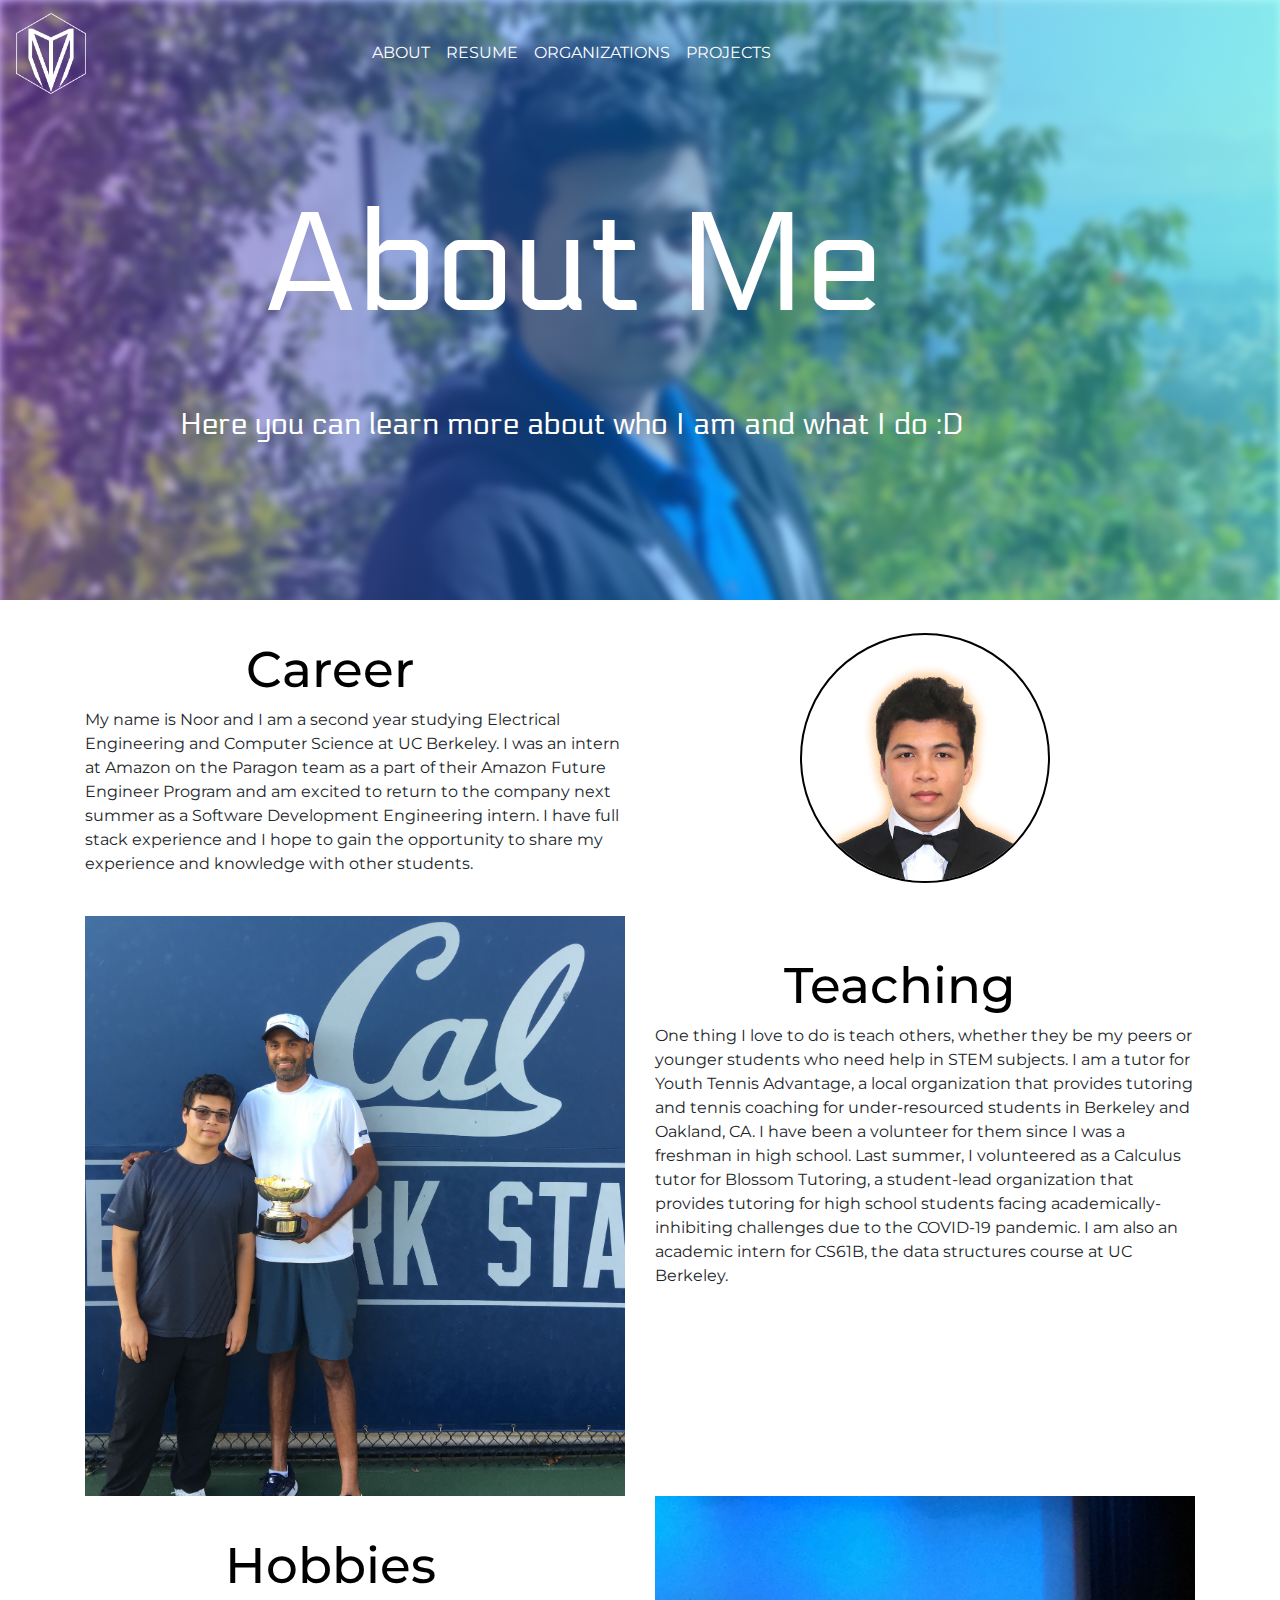
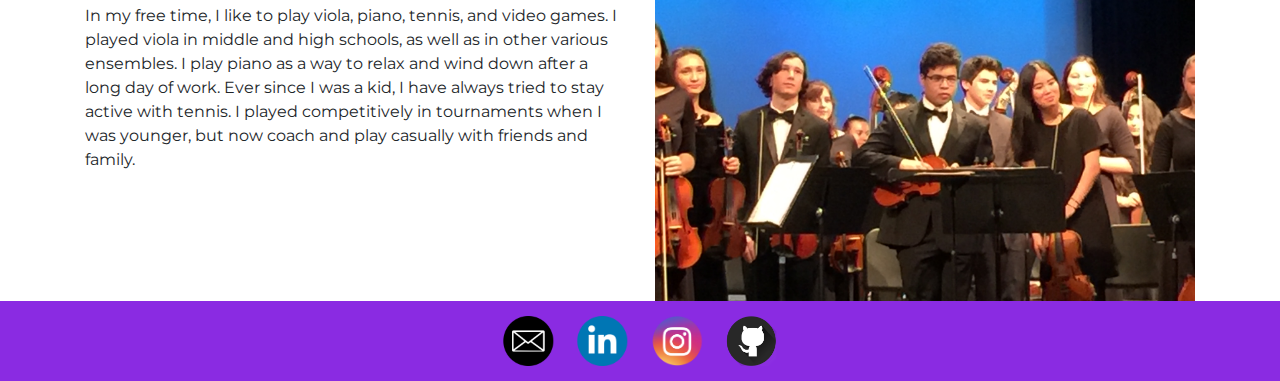
<file: about.html>
<!DOCTYPE html>
<html>
  <head>
    <title>Home</title>
    <meta charset="utf-8" />
    <meta
      name="viewport"
      content="width=device-width, initial-scale=1, shrink-to-fit=no"
    />

    <link
      href="https://fonts.googleapis.com/css2?family=Montserrat:wght@100;400&family=Source+Sans+Pro:ital@1&display=swap"
      rel="stylesheet"
    />

    <link
      href="https://fonts.googleapis.com/css2?family=Electrolize&family=Italianno&family=Lancelot&family=Playball&display=swap"
      rel="stylesheet"
    />

    <link
      rel="stylesheet"
      href="bootstrap-4.0.0-dist/css/bootstrap-grid.min.css"
    />
    <link rel="stylesheet" href="bootstrap-4.0.0-dist/css/bootstrap.min.css" />
    <link rel="stylesheet" href="style.css" />
    <link rel="stylesheet" href="bootstrap-4.0.0-dist/css/bootstrap.min.css" />
    <link rel="stylesheet" href="style.css" />
  </head>

  <body>
    <header>
      <section class="header-container header-container-about">
        <div class="header-content">
          <nav class="navbar navbar-expand-sm navbar-dark">
            <a class="navbar-brand" href="index.html">
              <img
                class="nav-home-img"
                src="assets/Personal-logo-complete-white.png"
              />
            </a>
            <button
              class="navbar-toggler"
              type="button"
              data-toggle="collapse"
              data-target="#navbarNavDropdown"
              aria-controls="navbarNavDropdown"
              aria-expanded="false"
              aria-label="Toggle navigation"
            >
              <span class="navbar-toggler-icon"></span>
            </button>
            <div class="collapse navbar-collapse" id="navbarNavDropdown">
              <ul class="nav navbar-nav navbar-center">
                <li class="nav-item active">
                  <a class="nav-link" href="about.html"
                    >ABOUT<span class="sr-only">(current)</span></a
                  >
                </li>
                <li class="nav-item active">
                  <a
                    class="nav-link"
                    href="https://docs.google.com/document/d/16D5B3NkXzpShAzC58LrfNm9jR-LDr6lsgTQreLUNugQ/edit?usp=sharing"
                    >RESUME</a
                  >
                </li>
                <li class="nav-item active">
                  <a class="nav-link" href="organizations.html"
                    >ORGANIZATIONS</a
                  >
                </li>
                <li class="nav-item active">
                  <a class="nav-link" href="projects.html">PROJECTS</a>
                </li>
              </ul>
            </div>
          </nav>
          <div class="header">
            <h1>About Me</h1>
            <p class="lead">
              Here you can learn more about who I am and what I do :D
            </p>
          </div>
        </div>
        <div class="header-img header-img-about"></div>
        <div class="header-overlay"></div>
      </section>
    </header>
    <div class="container">
      <div class="row">
        <div class="col-md-6">
          <div class="text-box-about">
            <h4 class="title-about">Career</h4>
            <p class="p-about">
              My name is Noor and I am a second year studying Electrical
              Engineering and Computer Science at UC Berkeley. I was an intern
              at Amazon on the Paragon team as a part of their Amazon Future
              Engineer Program and am excited to return to the company next
              summer as a Software Development Engineering intern. I have full
              stack experience and I hope to gain the opportunity to share my
              experience and knowledge with other students.
            </p>
          </div>
        </div>
        <div class="col-md-6">
          <div class="wrapper">
            <img
              src="assets/Formal-Photo-Glow.png"
              alt="Profile Picture"
              class="image-cover"
            />
          </div>
        </div>
      </div>
      <div class="row">
        <div class="col-md-6">
          <img src="assets/yta-tennis.JPG"" alt="YTA Picture" />
        </div>
        <div class="col-md-6">
          <div class="text-box-about">
            <h4 class="title-about">Teaching</h4>
            <p class="p-about">
              One thing I love to do is teach others, whether they be my peers
              or younger students who need help in STEM subjects. I am a tutor
              for Youth Tennis Advantage, a local organization that provides
              tutoring and tennis coaching for under-resourced students in
              Berkeley and Oakland, CA. I have been a volunteer for them since I
              was a freshman in high school. Last summer, I volunteered as a
              Calculus tutor for Blossom Tutoring, a student-lead organization
              that provides tutoring for high school students facing
              academically-inhibiting challenges due to the COVID-19 pandemic. I
              am also an academic intern for CS61B, the data structures course
              at UC Berkeley.
            </p>
          </div>
        </div>
      </div>
      <div class="row">
        <div class="col-md-6">
          <div class="text-box-about">
            <h4 class="title-about">Hobbies</h4>
            <p class="p-about">
              In my free time, I like to play viola, piano, tennis, and video
              games. I played viola in middle and high schools, as well as in
              other various ensembles. I play piano as a way to relax and wind
              down after a long day of work. Ever since I was a kid, I have
              always tried to stay active with tennis. I played competitively in
              tournaments when I was younger, but now coach and play casually
              with friends and family.
            </p>
          </div>
        </div>
        <div class="col-md-6">
          <div class="wrapper">
            <img src="assets/orchestra.JPG" alt="Orchestra Picture" />
          </div>
        </div>
      </div>
    </div>
    <!-- FOOTER -->
    <footer>
      <div class="social-media-logo-container">
        <a href="mailto:nmahini@berkeley.edu">
          <img
            src="assets/social-media-logos/email-logo.png"
            class="social-media-logo"
          />
        </a>
        <a href="https://www.linkedin.com/in/noor-mahini/">
          <img
            src="assets/social-media-logos/linkedIn-logo.png"
            class="social-media-logo"
          />
        </a>
        <a href="https://www.instagram.com/noor.mahini/?hl=en">
          <img
            src="assets/social-media-logos/instagram-logo.png"
            class="social-media-logo"
          />
        </a>
        <a href="https://github.com/noortor">
          <img
            src="assets/social-media-logos/github-logo.png"
            class="social-media-logo"
          />
        </a>
      </div>
    </footer>
    <script
      src="https://code.jquery.com/jquery-3.2.1.slim.min.js"
      integrity="sha384-KJ3o2DKtIkvYIK3UENzmM7KCkRr/rE9/Qpg6aAZGJwFDMVNA/GpGFF93hXpG5KkN"
      crossorigin="anonymous"
    ></script>
    <script
      src="https://cdnjs.cloudflare.com/ajax/libs/popper.js/1.12.9/umd/popper.min.js"
      integrity="sha384-ApNbgh9B+Y1QKtv3Rn7W3mgPxhU9K/ScQsAP7hUibX39j7fakFPskvXusvfa0b4Q"
      crossorigin="anonymous"
    ></script>
    <script src="bootstrap-4.0.0-dist/js/bootstrap.min.js"></script>
    <script src="./motion.js"></script>
  </body>
</html>
</file>
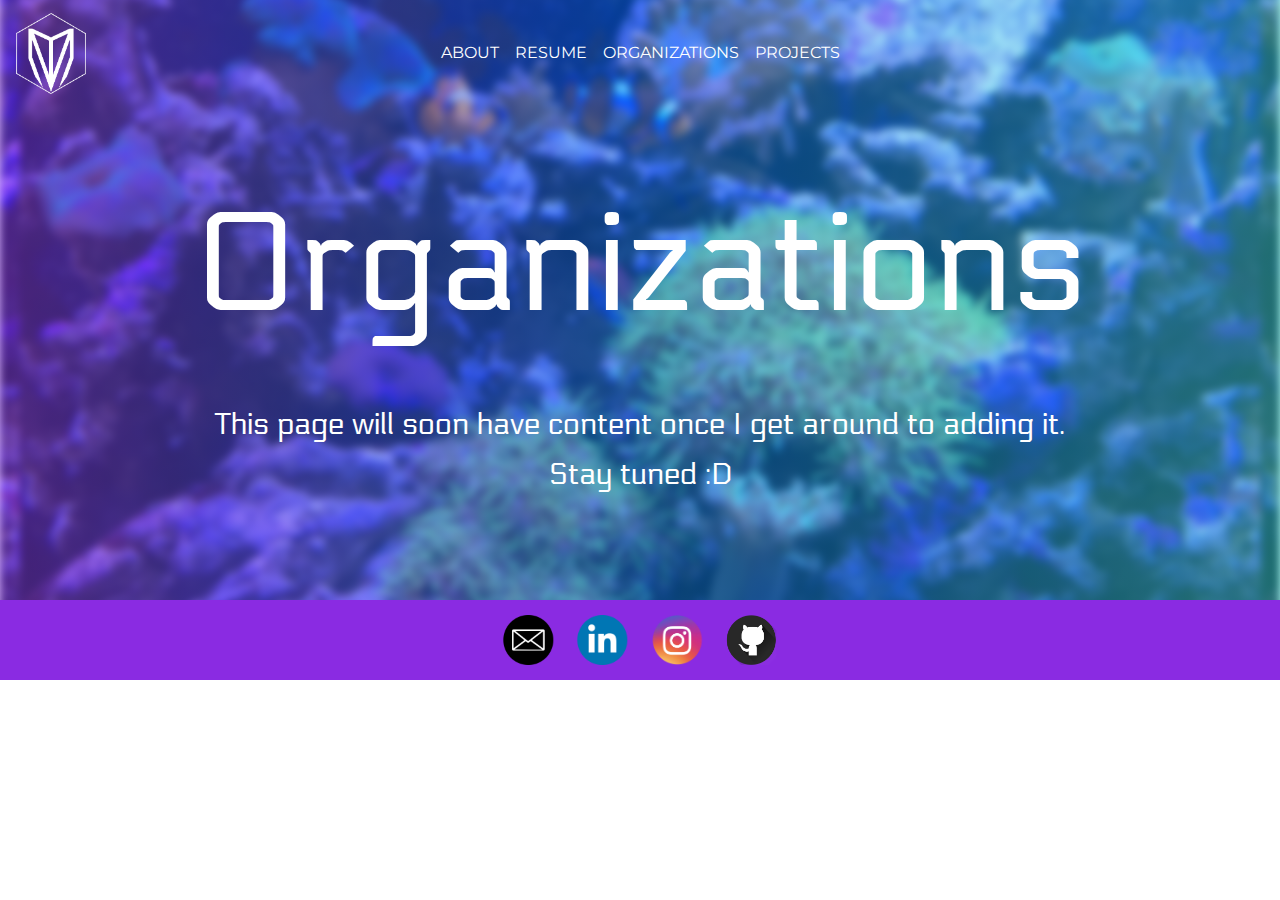
<file: organizations.html>
<!DOCTYPE html>
<html>
  <head>
    <title>Home</title>
    <meta charset="utf-8" />
    <meta
      name="viewport"
      content="width=device-width, initial-scale=1, shrink-to-fit=no"
    />

    <link
      href="https://fonts.googleapis.com/css2?family=Montserrat:wght@100;400&family=Source+Sans+Pro:ital@1&display=swap"
      rel="stylesheet"
    />

    <link
      href="https://fonts.googleapis.com/css2?family=Electrolize&family=Italianno&family=Lancelot&family=Playball&display=swap"
      rel="stylesheet"
    />

    <link
      rel="stylesheet"
      href="bootstrap-4.0.0-dist/css/bootstrap-grid.min.css"
    />
    <link rel="stylesheet" href="bootstrap-4.0.0-dist/css/bootstrap.min.css" />
    <link rel="stylesheet" href="style.css" />
  </head>

  <body>
    <!-- HEADER     -->
    <header>
      <section class="header-container header-container-projects">
        <div class="header-content">
          <nav class="navbar navbar-expand-sm navbar-dark">
            <a class="navbar-brand" href="index.html">
              <img
                class="nav-home-img"
                src="assets/Personal-logo-complete-white.png"
              />
            </a>
            <button
              class="navbar-toggler"
              type="button"
              data-toggle="collapse"
              data-target="#navbarNavDropdown"
              aria-controls="navbarNavDropdown"
              aria-expanded="false"
              aria-label="Toggle navigation"
            >
              <span class="navbar-toggler-icon"></span>
            </button>
            <div class="collapse navbar-collapse" id="navbarNavDropdown">
              <ul class="nav navbar-nav navbar-center">
                <li class="nav-item active">
                  <a class="nav-link" href="about.html"
                    >ABOUT<span class="sr-only">(current)</span></a
                  >
                </li>
                <li class="nav-item active">
                  <a
                    class="nav-link"
                    href="https://docs.google.com/document/d/16D5B3NkXzpShAzC58LrfNm9jR-LDr6lsgTQreLUNugQ/edit?usp=sharing"
                    >RESUME</a
                  >
                </li>
                <li class="nav-item active">
                  <a class="nav-link" href="organizations.html"
                    >ORGANIZATIONS</a
                  >
                </li>
                <li class="nav-item active">
                  <a class="nav-link" href="projects.html">PROJECTS</a>
                </li>
              </ul>
            </div>
          </nav>
          <div class="header">
            <h1>Organizations</h1>
            <p class="lead">
              This page will soon have content once I get around to adding it.
              Stay tuned :D
            </p>
          </div>
        </div>
        <div class="header-img header-img-organizations"></div>
        <div class="header-overlay"></div>
      </section>
    </header>

    <!-- FOOTER -->
    <footer>
      <div class="social-media-logo-container">
        <a href="mailto:nmahini@berkeley.edu">
          <img
            src="assets/social-media-logos/email-logo.png"
            class="social-media-logo"
          />
        </a>
        <a href="https://www.linkedin.com/in/noor-mahini/">
          <img
            src="assets/social-media-logos/linkedIn-logo.png"
            class="social-media-logo"
          />
        </a>
        <a href="https://www.instagram.com/noor.mahini/?hl=en">
          <img
            src="assets/social-media-logos/instagram-logo.png"
            class="social-media-logo"
          />
        </a>
        <a href="https://github.com/noortor">
          <img
            src="assets/social-media-logos/github-logo.png"
            class="social-media-logo"
          />
        </a>
      </div>
    </footer>
    <script
      src="https://code.jquery.com/jquery-3.2.1.slim.min.js"
      integrity="sha384-KJ3o2DKtIkvYIK3UENzmM7KCkRr/rE9/Qpg6aAZGJwFDMVNA/GpGFF93hXpG5KkN"
      crossorigin="anonymous"
    ></script>
    <script
      src="https://cdnjs.cloudflare.com/ajax/libs/popper.js/1.12.9/umd/popper.min.js"
      integrity="sha384-ApNbgh9B+Y1QKtv3Rn7W3mgPxhU9K/ScQsAP7hUibX39j7fakFPskvXusvfa0b4Q"
      crossorigin="anonymous"
    ></script>
    <script src="bootstrap-4.0.0-dist/js/bootstrap.min.js"></script>
    <script src="./motion.js"></script>
  </body>
</html>
</file>
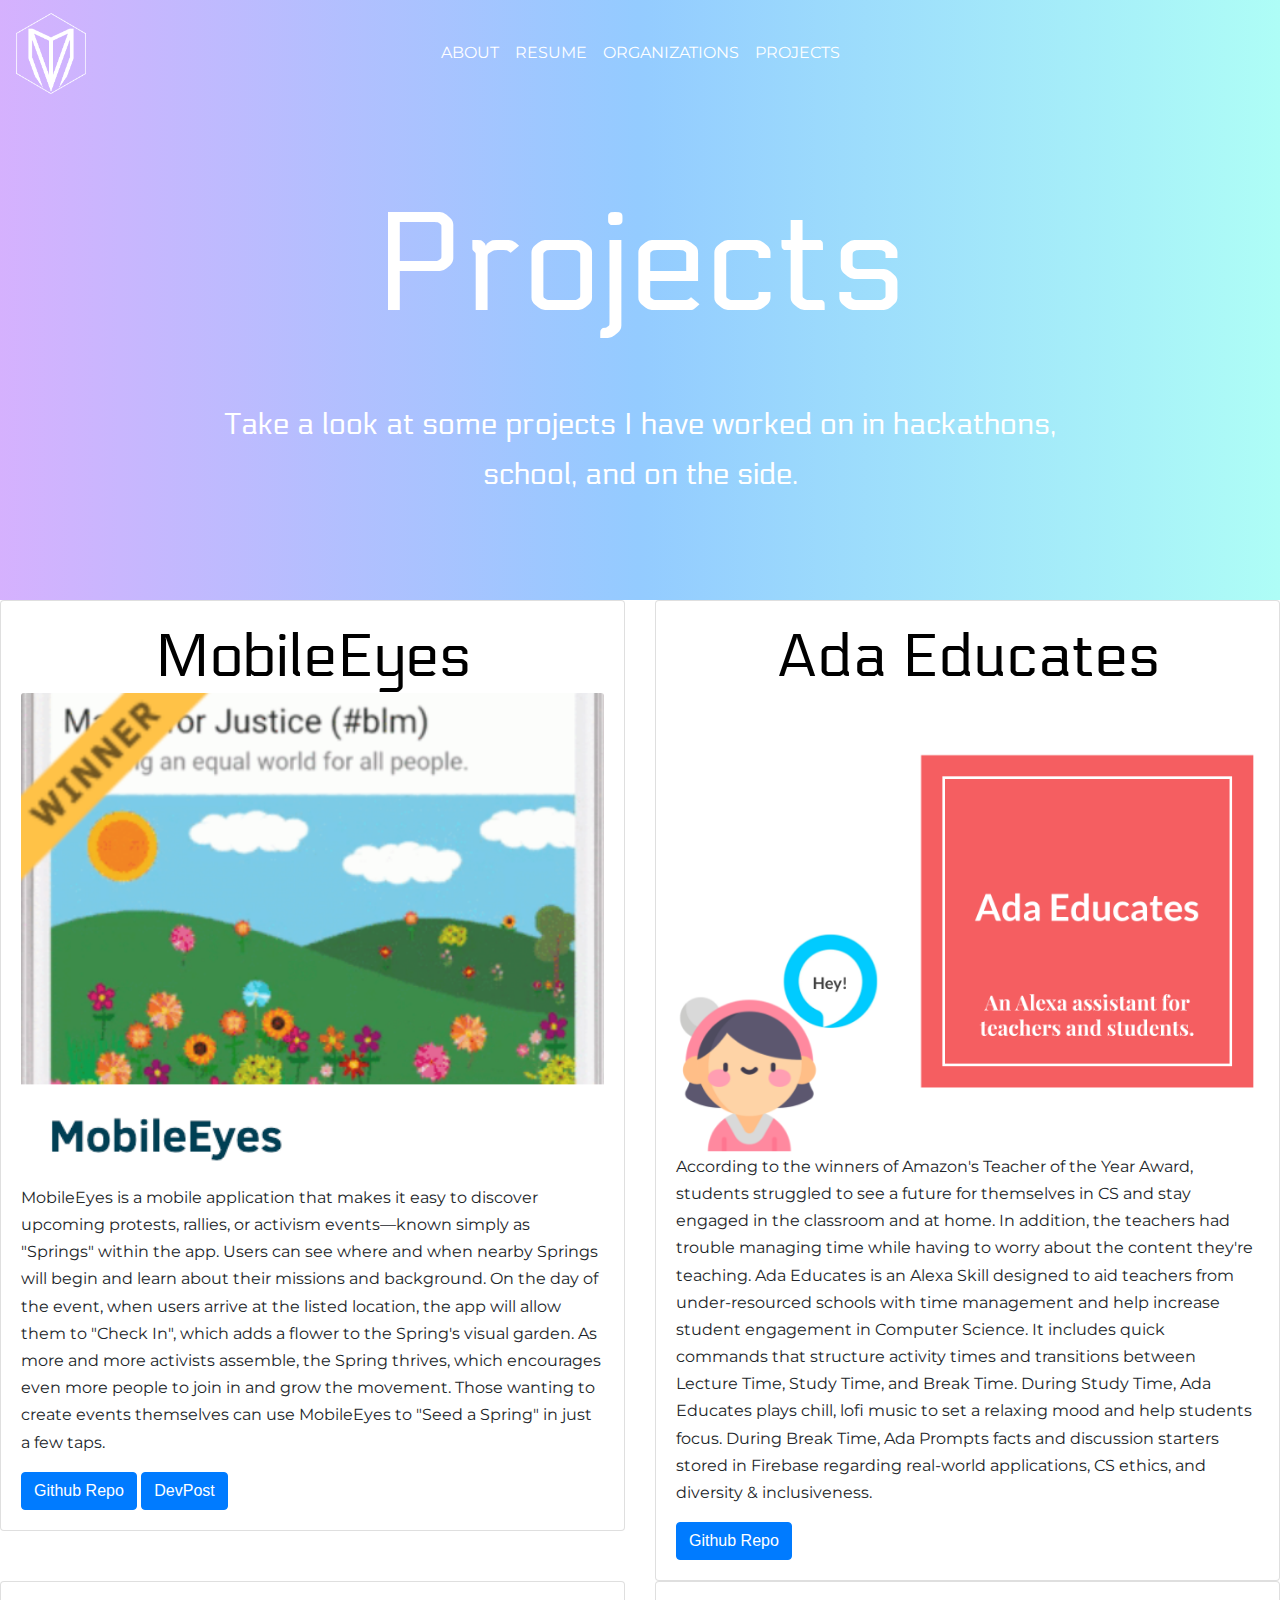
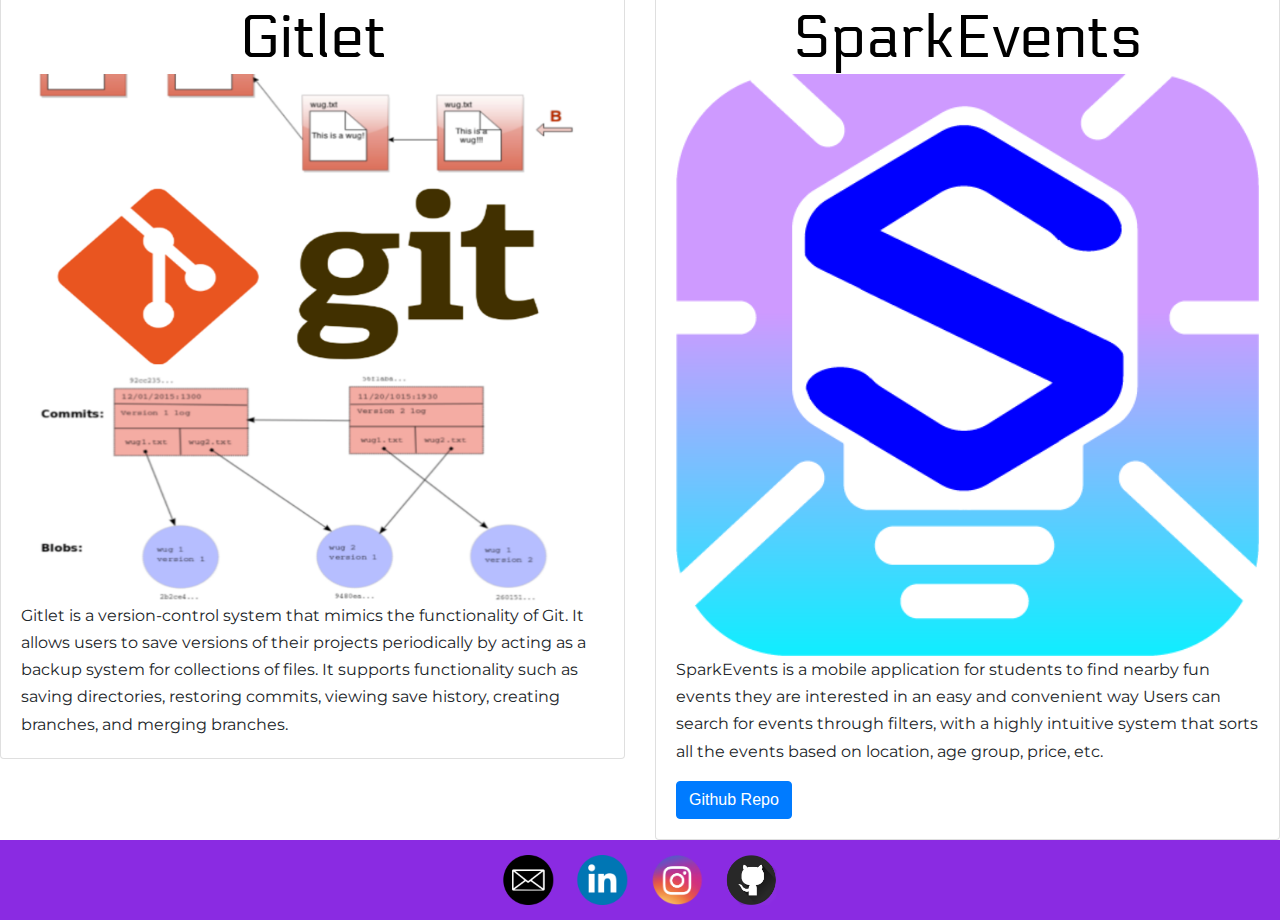
<file: projects.html>
<!DOCTYPE html>
<html>
  <head>
    <title>Home</title>
    <meta charset="utf-8" />
    <meta
      name="viewport"
      content="width=device-width, initial-scale=1, shrink-to-fit=no"
    />

    <link
      href="https://fonts.googleapis.com/css2?family=Montserrat:wght@100;400&family=Source+Sans+Pro:ital@1&display=swap"
      rel="stylesheet"
    />

    <link
      href="https://fonts.googleapis.com/css2?family=Electrolize&family=Italianno&family=Lancelot&family=Playball&display=swap"
      rel="stylesheet"
    />

    <link
      rel="stylesheet"
      href="bootstrap-4.0.0-dist/css/bootstrap-grid.min.css"
    />
    <link rel="stylesheet" href="bootstrap-4.0.0-dist/css/bootstrap.min.css" />
    <link rel="stylesheet" href="style.css" />
  </head>

  <body>
    <!-- HEADER     -->
    <header>
      <section class="header-container header-container-projects">
        <div class="header-content">
          <nav class="navbar navbar-expand-sm navbar-dark">
            <a class="navbar-brand" href="index.html">
              <img
                class="nav-home-img"
                src="assets/Personal-logo-complete-white.png"
              />
            </a>
            <button
              class="navbar-toggler"
              type="button"
              data-toggle="collapse"
              data-target="#navbarNavDropdown"
              aria-controls="navbarNavDropdown"
              aria-expanded="false"
              aria-label="Toggle navigation"
            >
              <span class="navbar-toggler-icon"></span>
            </button>
            <div class="collapse navbar-collapse" id="navbarNavDropdown">
              <ul class="nav navbar-nav navbar-center">
                <li class="nav-item active">
                  <a class="nav-link" href="about.html"
                    >ABOUT<span class="sr-only">(current)</span></a
                  >
                </li>
                <li class="nav-item active">
                  <a
                    class="nav-link"
                    href="https://docs.google.com/document/d/16D5B3NkXzpShAzC58LrfNm9jR-LDr6lsgTQreLUNugQ/edit?usp=sharing"
                    >RESUME</a
                  >
                </li>
                <li class="nav-item active">
                  <a class="nav-link" href="organizations.html"
                    >ORGANIZATIONS</a
                  >
                </li>
                <li class="nav-item active">
                  <a class="nav-link" href="projects.html">PROJECTS</a>
                </li>
              </ul>
            </div>
          </nav>
          <div class="header">
            <h1>Projects</h1>
            <p class="lead">
              Take a look at some projects I have worked on in hackathons,
              school, and on the side.
            </p>
          </div>
        </div>
        <div class="header-img header-img-project"></div>
        <div class="header-overlay"></div>
      </section>
    </header>
    <div class="row">
      <div class="col-sm-6">
        <div class="card">
          <div class="card-body">
            <h1 class="title-projects">MobileEyes</h1>
            <img
              class="card-img-top"
              src="assets/projects/mobile-eyes.png"
              alt="MobileEyes Project Image"
            />
            <p class="card-text p-projects">
              MobileEyes is a mobile application that makes it easy to discover
              upcoming protests, rallies, or activism events—known simply as
              "Springs" within the app. Users can see where and when nearby
              Springs will begin and learn about their missions and background.
              On the day of the event, when users arrive at the listed location,
              the app will allow them to "Check In", which adds a flower to the
              Spring's visual garden. As more and more activists assemble, the
              Spring thrives, which encourages even more people to join in and
              grow the movement. Those wanting to create events themselves can
              use MobileEyes to "Seed a Spring" in just a few taps.
            </p>
            <a
              href="https://github.com/noortor/MobileEyes"
              class="btn btn-primary"
              >Github Repo</a
            >
            <a
              href="https://devpost.com/software/mobileeyes-qgkafe"
              class="btn btn-primary"
              >DevPost</a
            >
          </div>
        </div>
      </div>
      <div class="col-sm-6">
        <div class="card">
          <div class="card-body">
            <h1 class="title-projects">Ada Educates</h1>
            <img
              class="card-img-top"
              src="assets/projects/ada.png"
              alt="Ada Educates Project Image"
            />
            <p class="card-text p-projects">
              According to the winners of Amazon's Teacher of the Year Award,
              students struggled to see a future for themselves in CS and stay
              engaged in the classroom and at home. In addition, the teachers
              had trouble managing time while having to worry about the content
              they're teaching. Ada Educates is an Alexa Skill designed to aid
              teachers from under-resourced schools with time management and
              help increase student engagement in Computer Science. It includes
              quick commands that structure activity times and transitions
              between Lecture Time, Study Time, and Break Time. During Study
              Time, Ada Educates plays chill, lofi music to set a relaxing mood
              and help students focus. During Break Time, Ada Prompts facts and
              discussion starters stored in Firebase regarding real-world
              applications, CS ethics, and diversity & inclusiveness.
            </p>
            <a href="https://github.com/noortor/Ada" class="btn btn-primary"
              >Github Repo</a
            >
          </div>
        </div>
      </div>
    </div>
    <div class="row">
      <div class="col-sm-6">
        <div class="card">
          <div class="card-body">
            <h1 class="title-projects">Gitlet</h1>
            <img
              class="card-img-top"
              src="assets/projects/gitlet.png"
              alt="Gitlet Project Image"
            />
            <p class="card-text p-projects">
              Gitlet is a version-control system that mimics the functionality
              of Git. It allows users to save versions of their projects
              periodically by acting as a backup system for collections of
              files. It supports functionality such as saving directories,
              restoring commits, viewing save history, creating branches, and
              merging branches.
            </p>
          </div>
        </div>
      </div>
      <div class="col-sm-6">
        <div class="card">
          <div class="card-body">
            <h1 class="title-projects">SparkEvents</h1>
            <img
              class="card-img-top"
              src="assets/projects/SparkELogo.png"
              alt="SparkEvents Project Image"
            />
            <p class="card-text p-projects">
              SparkEvents is a mobile application for students to find nearby
              fun events they are interested in an easy and convenient way Users
              can search for events through filters, with a highly intuitive
              system that sorts all the events based on location, age group,
              price, etc.
            </p>
            <a
              href="https://github.com/noortor/SparkEvents"
              class="btn btn-primary"
              >Github Repo</a
            >
          </div>
        </div>
      </div>
    </div>

    <!-- FOOTER -->
    <footer>
      <div class="social-media-logo-container">
        <a href="mailto:nmahini@berkeley.edu">
          <img
            src="assets/social-media-logos/email-logo.png"
            class="social-media-logo"
          />
        </a>
        <a href="https://www.linkedin.com/in/noor-mahini/">
          <img
            src="assets/social-media-logos/linkedIn-logo.png"
            class="social-media-logo"
          />
        </a>
        <a href="https://www.instagram.com/noor.mahini/?hl=en">
          <img
            src="assets/social-media-logos/instagram-logo.png"
            class="social-media-logo"
          />
        </a>
        <a href="https://github.com/noortor">
          <img
            src="assets/social-media-logos/github-logo.png"
            class="social-media-logo"
          />
        </a>
      </div>
    </footer>
    <script
      src="https://code.jquery.com/jquery-3.2.1.slim.min.js"
      integrity="sha384-KJ3o2DKtIkvYIK3UENzmM7KCkRr/rE9/Qpg6aAZGJwFDMVNA/GpGFF93hXpG5KkN"
      crossorigin="anonymous"
    ></script>
    <script
      src="https://cdnjs.cloudflare.com/ajax/libs/popper.js/1.12.9/umd/popper.min.js"
      integrity="sha384-ApNbgh9B+Y1QKtv3Rn7W3mgPxhU9K/ScQsAP7hUibX39j7fakFPskvXusvfa0b4Q"
      crossorigin="anonymous"
    ></script>
    <script src="bootstrap-4.0.0-dist/js/bootstrap.min.js"></script>
    <script src="./motion.js"></script>
  </body>
</html>
</file>
<file: style.css>
/*######### Defaults ##########*/
body {
    box-sizing: border-box;
    margin: 0;
    padding: 0;
    line-height: 1;
}

h1, 
h4, 
p {
    font-family: 'Montserrat', sans-serif;
}

nav,
header,
footer {
    display: block;
}

img {
    max-width: 100%;
    height: auto;
}


h1{
    font-family: '', 'Electrolize', freight-display-pro;
    color: white;
    font-size: 140px;
    margin: 0;
    line-height 70px; 
    padding-bottom: 50px;
}

p.lead {
    font-family: '', 'Electrolize', freight-display-pro;
    color: white;
    font-size: 30px;
    line-height: 50px;
    padding-left: 180px;
    padding-right: 180px;
}


/*######### Nav Bar #########*/
.nav-home-img {
    width: 2.5em;
}

.nav-home-img:hover {
    content: url("assets/Personal-logo-complete-orange.png");
    width: 2.5em;
}

.navbar-brand {
    font-size: 28px;
}

.navbar-center {
    position: absolute;
    left: 50%;
    transform: translatex(-50%);
}

.navbar {
    font-family: 'Montserrat', sans-serif;
}

.nav-link {
    color: white;
    transition-property: color;
    transition-duration: 0.05s;
}

.nav-link:hover {
    color: orange!important;
}

/*######### General Header #########*/
.header-container {
    height: 700px;
    width: 100%;
    position: relative;
    overflow: hidden;
}


.header-img {
    position: relative;
    background-position: top center; 
    background-size: cover; 
    height: 1100px;
    width: 100%;
    -webkit-filter: blur(4px);
    -moz-filter: blur(4px);
    -o-filter: blur(4px);
    -ms-filter: blur(4px);
    filter: blur(4px);
}

.header-overlay {
    position: absolute;
    top: 0;
    right: 0;
    bottom: 0;
    left: 0;
    background: rgb(0,132,255,0.7);
    background: -webkit-linear-gradient(90deg, rgba(156,70,252,0.7) 0%, rgba(0,132,255,0.7) 50%, rgba(63,251,234,0.7) 100%);  
    background: -o-linear-gradient(90deg, rgba(156,70,252,0.7) 0%, rgba(0,132,255,0.7) 50%, rgba(63,251,234,0.7) 100%);  
    background: -moz-linear-gradient(90deg, rgba(156,70,252,0.7) 0%, rgba(0,132,255,0.7) 50%, rgba(63,251,234,0.7) 100%);  
    background: linear-gradient(90deg, rgba(156,70,252,0.7) 0%, rgba(0,132,255,0.7) 50%, rgba(63,251,234,0.7) 100%); 
    opacity: .6;
}

.header-content { 
    position: absolute;
    height: 100vh;
    z-index: 2;
}

.header {
    background-color: inherit;
    text-align: center;
    padding: 75px 0px 75px 0px;
}


.header-container-about, .header-container-projects {
    height: 600px;
}

/*### Home Header #############*/
.header-img-home {
    background: url("assets/minecraft-pics/minecraft-house-3.png") no-repeat center center;
}

/*### About Header #############*/
.header-img-about {
    background: url("assets/amazonyard.jpg") no-repeat;
}

/*### Project Header #############*/
.header-img-project {
    top: -180px;
    background: url("https://sidigital.co/static/33c22bbc04bd201be169e8437539e491/37e83/bespoke-software-development.png") repeat center center;
}

/*### Organizations Header #############*/
.header-img-organizations {
    top: -180px;
    background: url("assets/fishies1.jpg") repeat center center;
}

/*### About Content #############*/
.title-about {
    color:black;
    font-size: 50px;
    text-align: center;
    padding: 0px 50px 0px 0px;
}

.text-box-about {
    margin: 40px 0px 40px 0px;
}

.p-about {
    line-height: 1.5;
}

/*### Projects Content ###*/
.title-projects {
    color:black;
    font-size: 60px;
    text-align: center;
    padding: 0;
}

.p-projects {
    line-height: 1.7
}

.wrapper-projects {
    margin: 20px 0px;
    border: 2px solid black;
}

.img-wrapper-projects {
    margin: 40px;
    height: 370px;
    width: 400px;
    border: 2px solid black;
    object-fit: contain;
}

.p-projects {
}

/*### Organizations Content ###*/

/*######### Carousel #########*/


/*######### Profile Pic #########*/

.profile-pic {
    display: inline;
    margin: 0 auto;
}

.wrapper {
    display: block;
    position: relative;
    height: 100%;
}

.image-cover {
    background-color: white;
    display: block;
    margin: 0;
    position: absolute;
    top: 50%;
    left: 50%;
    -ms-transform: translate(-50%, -50%);
    transform: translate(-50%, -50%);
    width: 250px;
    height: 250px;
    border-radius: 50%;
    object-fit: cover;
    border: 2px solid black;
    object-position: center 24px;
}

/*######### Footer #########*/
footer {
    height: 80px;
    background-color: blueviolet;
    position: relative;
}

.social-media-logo-container {
    margin: 0;
  position: absolute;
  top: 50%;
  left: 50%;
  -ms-transform: translate(-50%, -50%);
  transform: translate(-50%, -50%);
}

.social-media-logo {
    height: 50px;
    width: 50px;
    margin: 10px;
}
</file>
